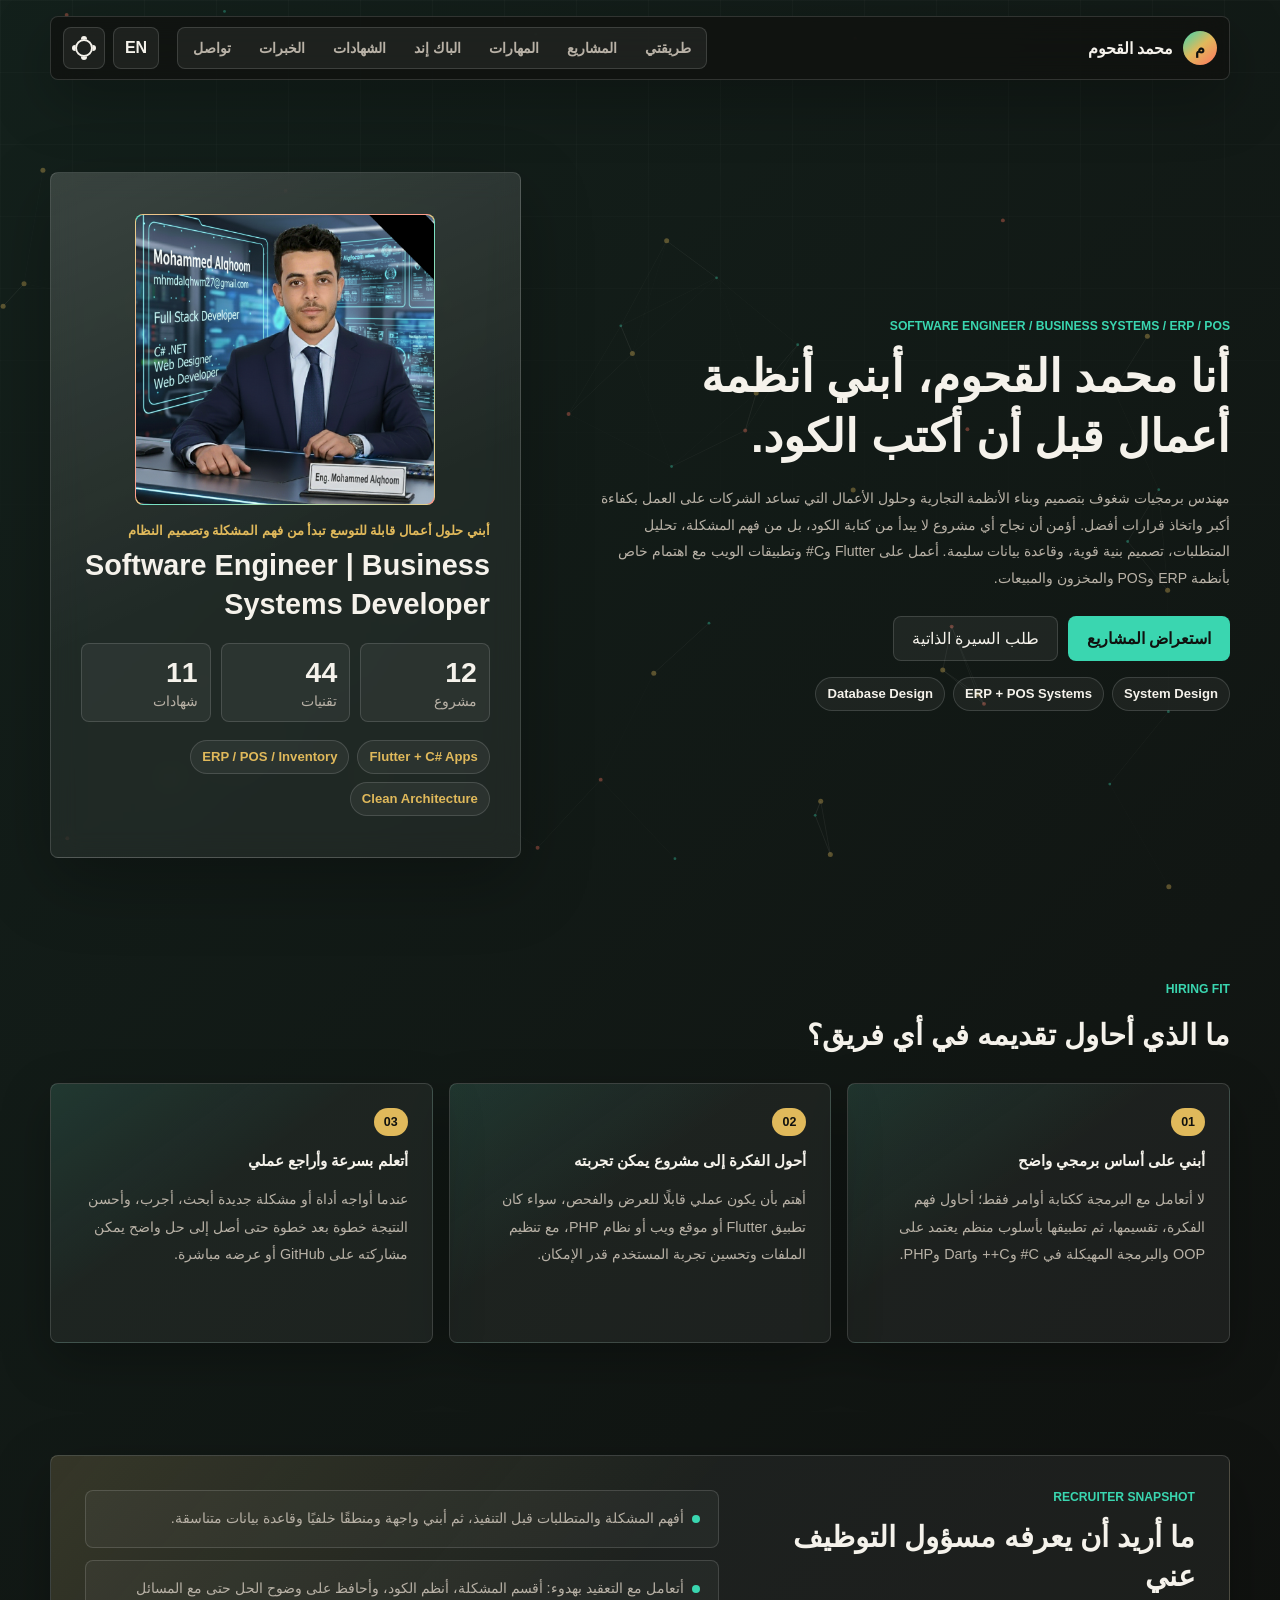
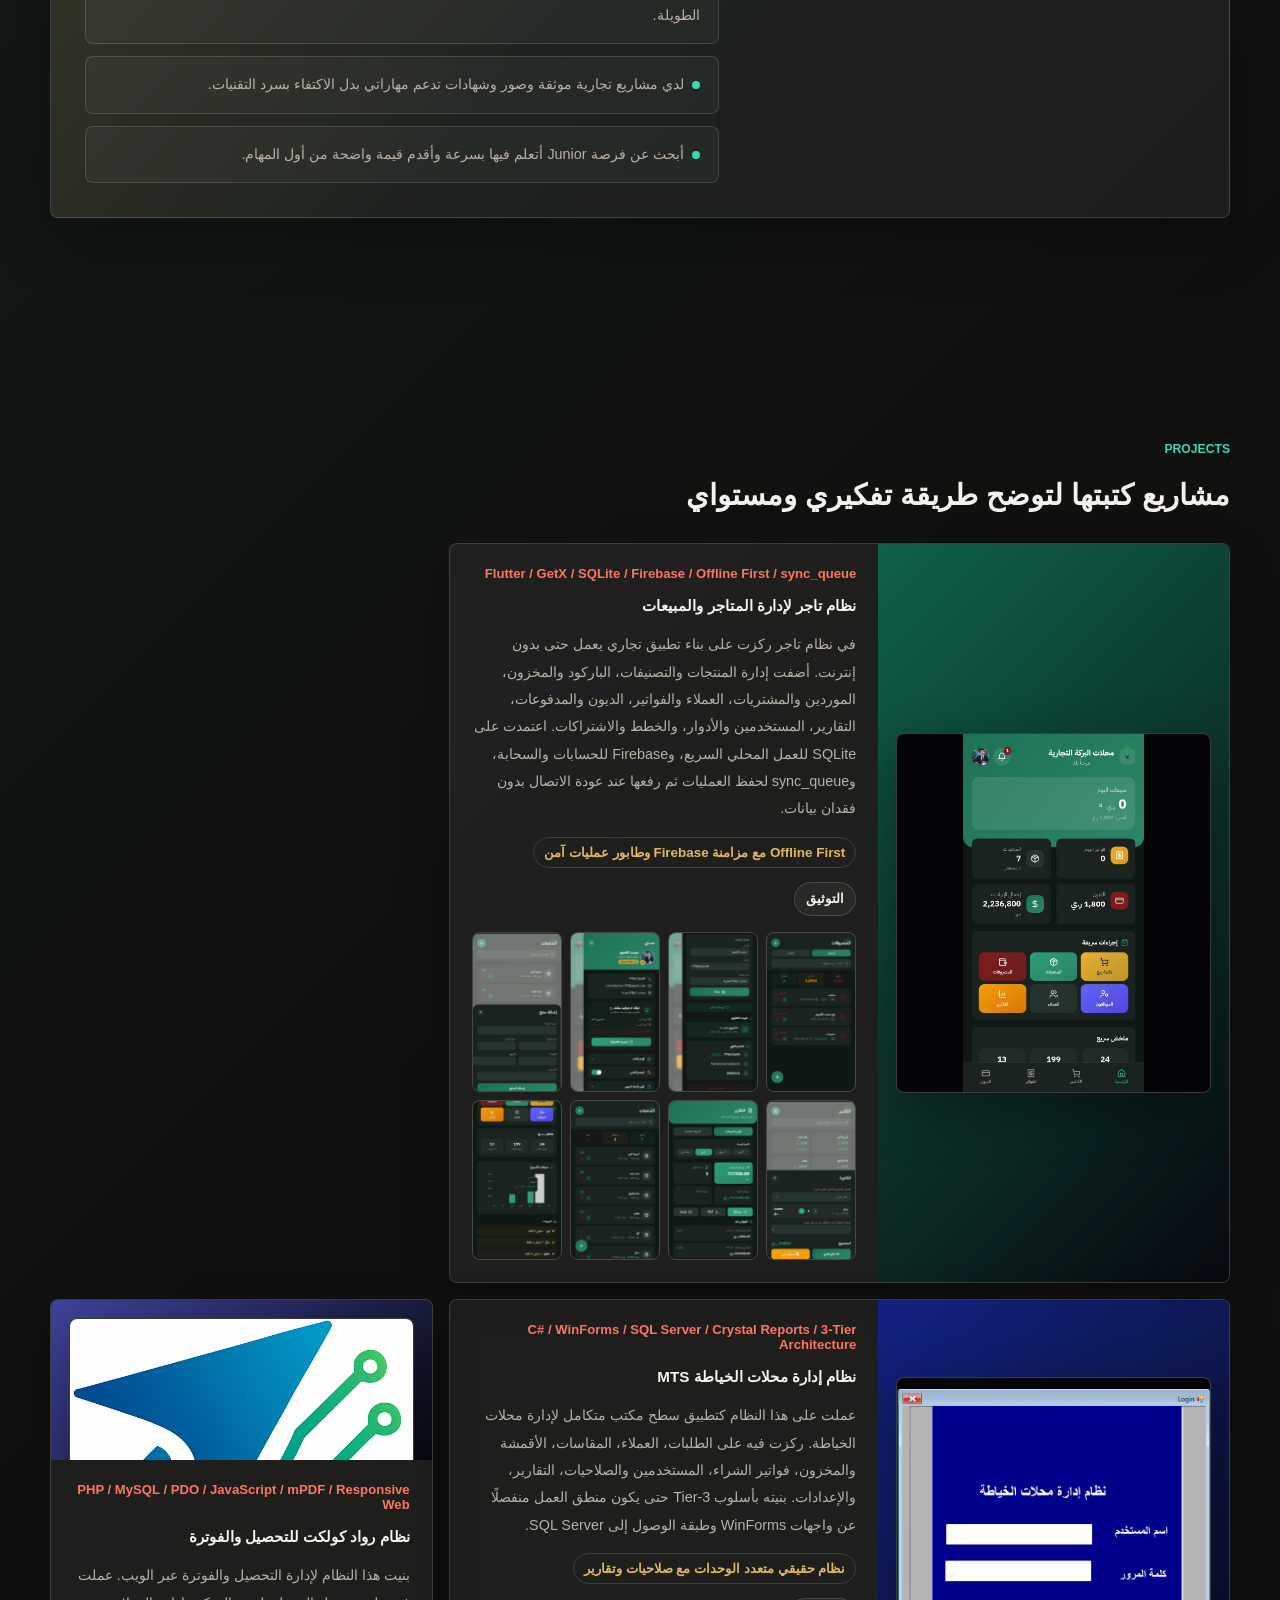
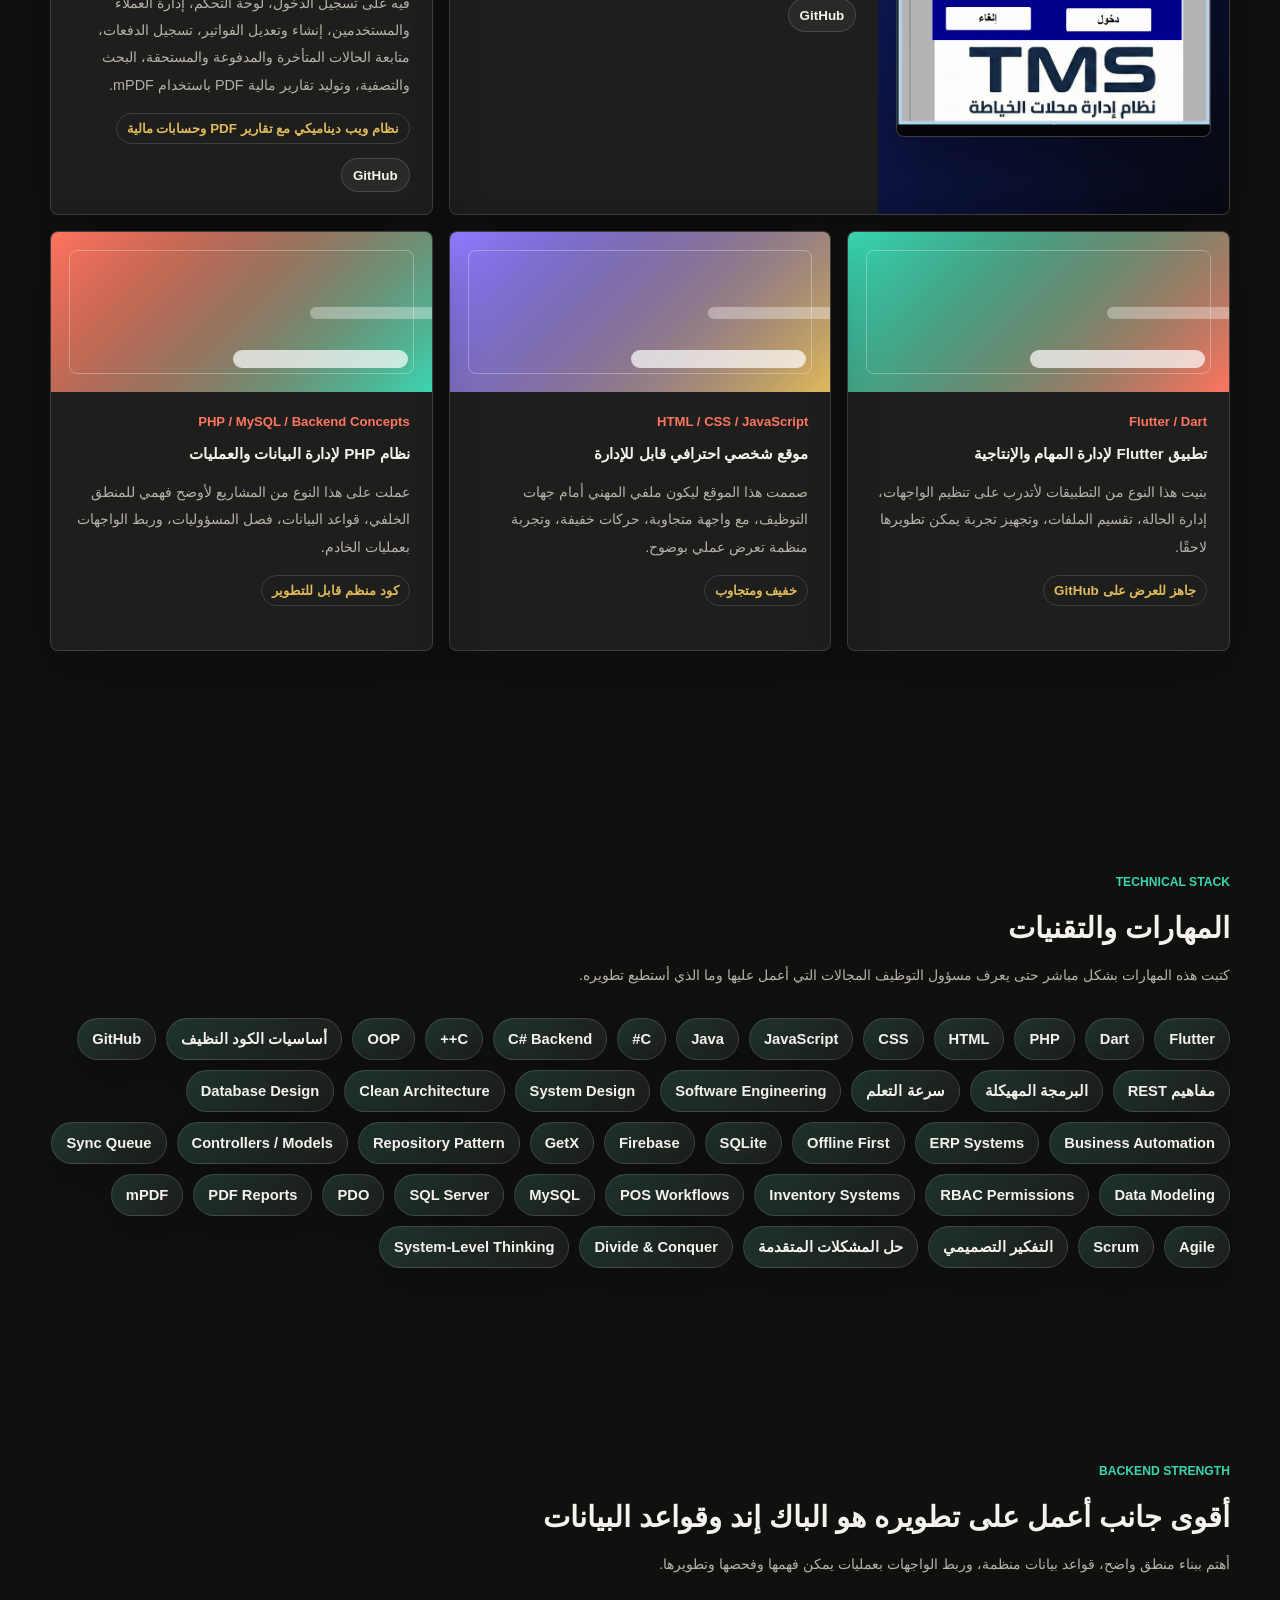
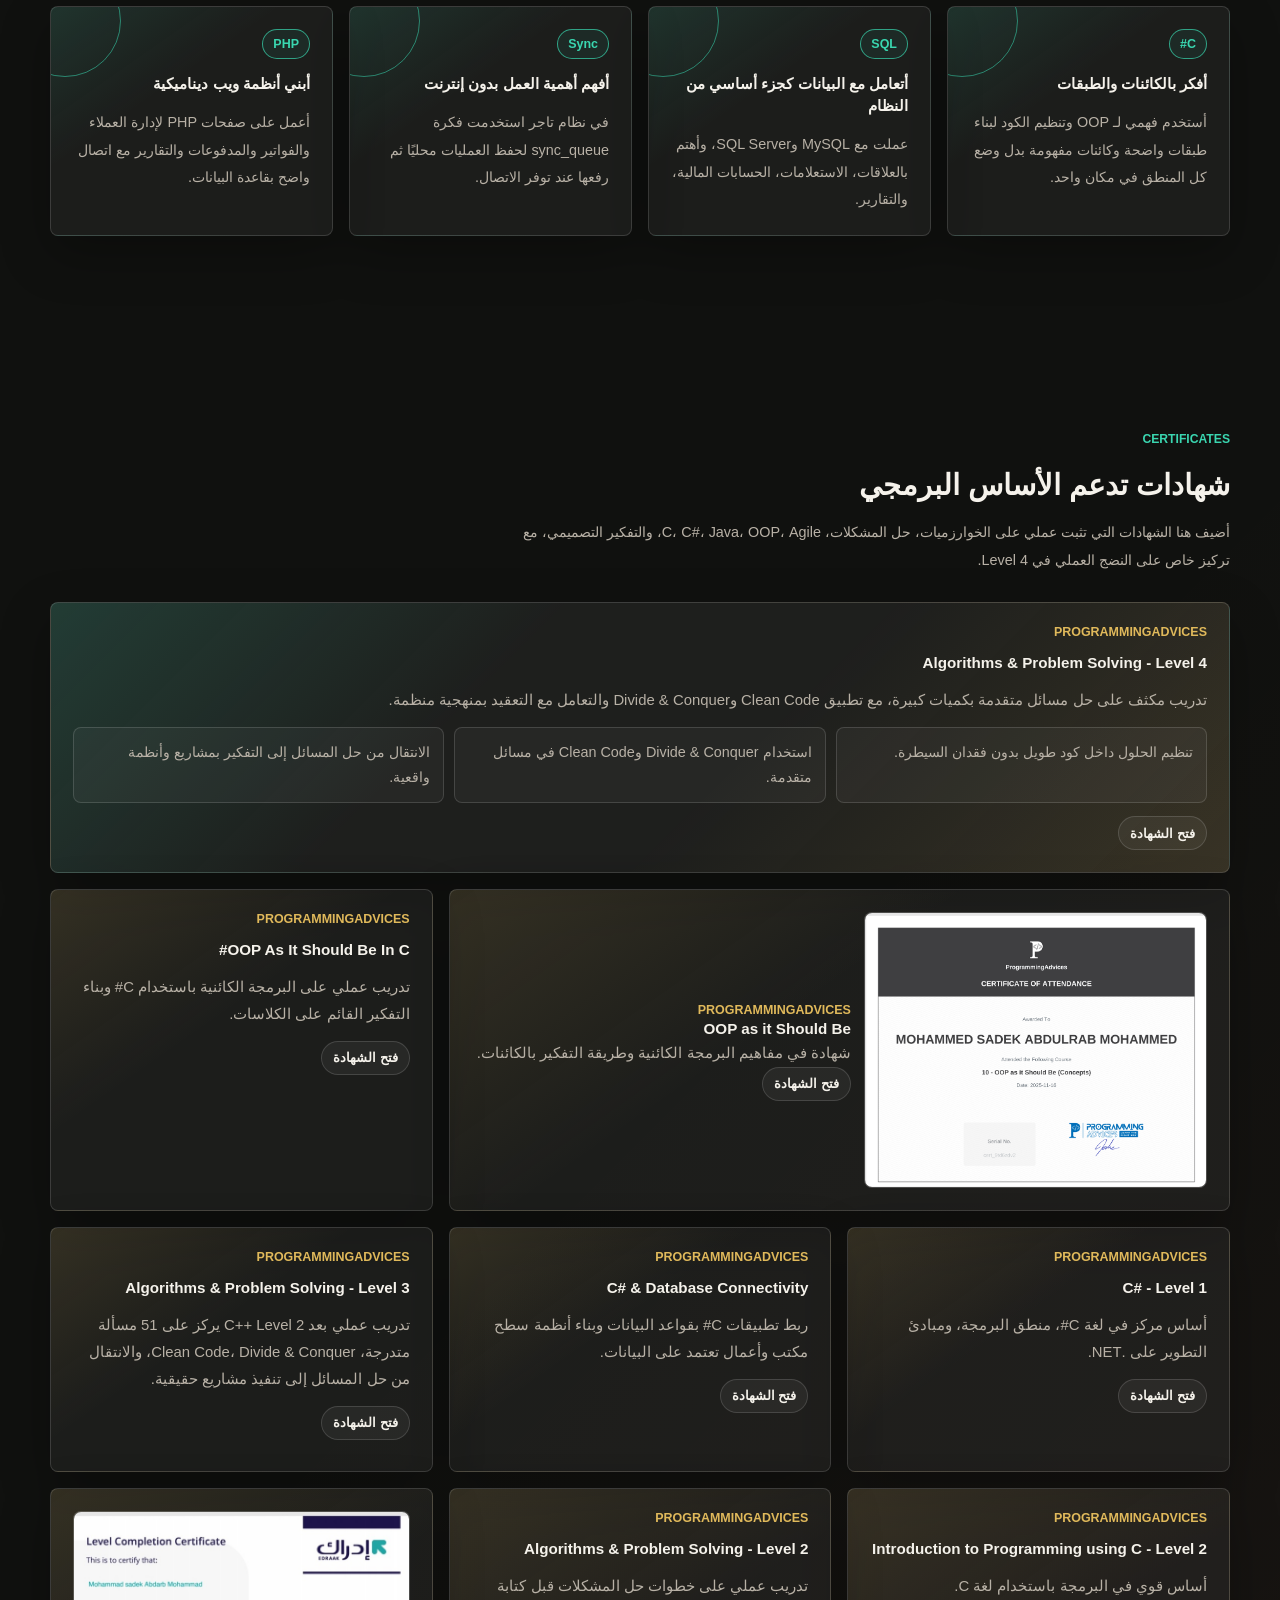
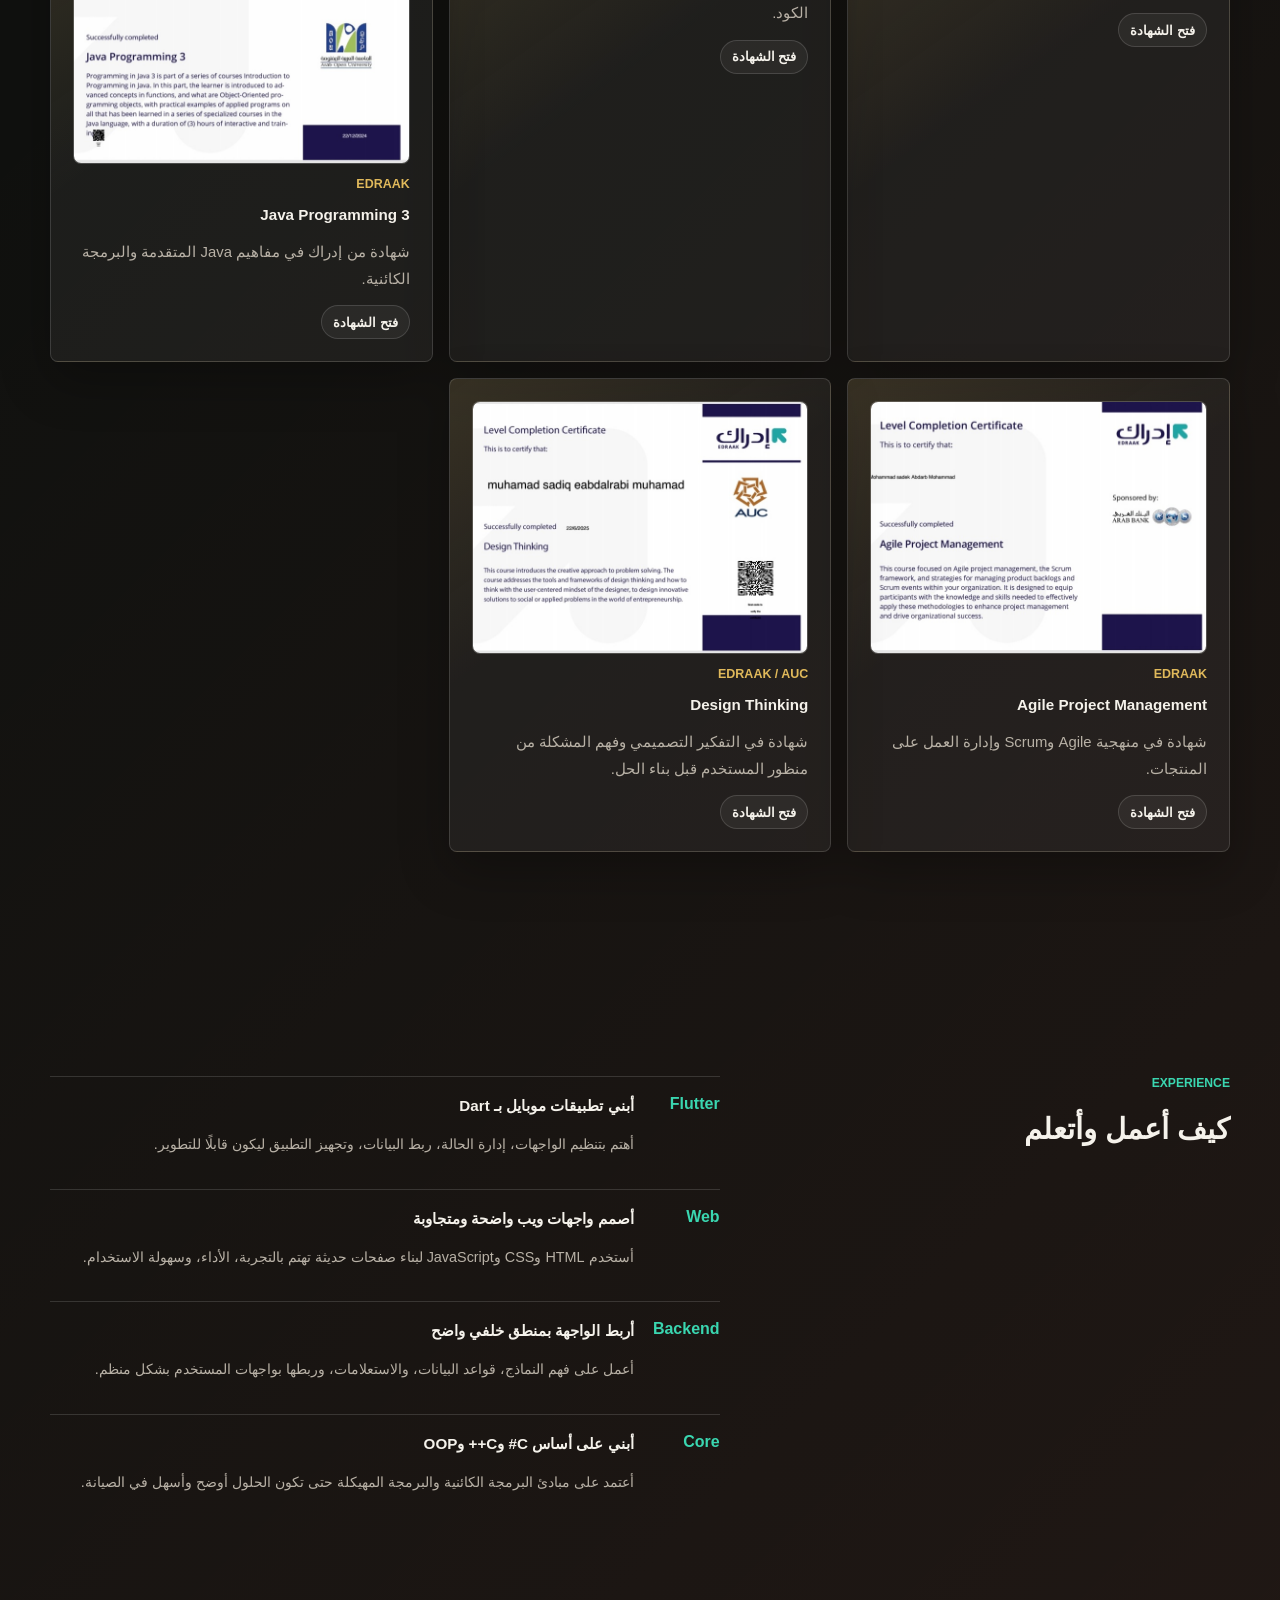
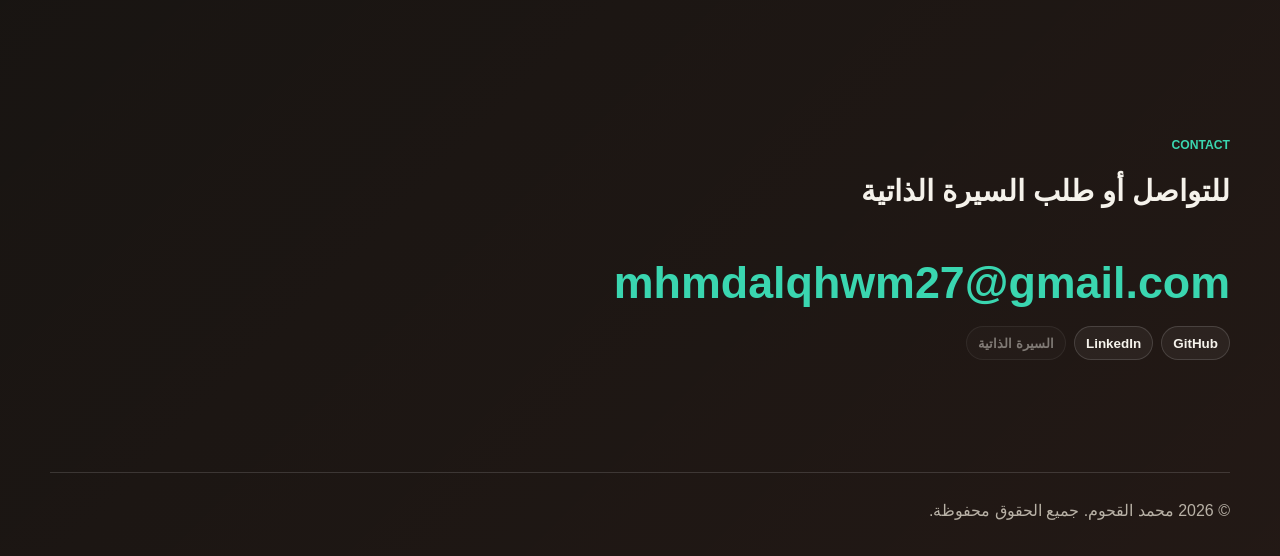
<file: index.html>
<!doctype html>
<html lang="ar" dir="rtl">
  <head>
    <meta charset="UTF-8" />
    <meta name="viewport" content="width=device-width, initial-scale=1.0" />
    <meta
      name="description"
      content="Portfolio of Mohammed Alqahom, a junior full stack developer focused on C# .NET, web development, Flutter, backend systems, SQL Server, PHP, and practical software projects."
    />
    <title>محمد القحوم | Software Developer</title>
    <link rel="stylesheet" href="styles.css" />
  </head>
  <body>
    <canvas id="heroCanvas" aria-hidden="true"></canvas>

    <header class="topbar">
      <a class="brand" href="#home" aria-label="Home">
        <span class="brand-mark">م</span>
        <span data-field="name">محمد القحوم</span>
      </a>
      <nav class="nav" aria-label="Main navigation">
        <a href="#fit" data-i18n="nav.fit">طريقتي</a>
        <a href="#work" data-i18n="nav.work">المشاريع</a>
        <a href="#skills" data-i18n="nav.skills">المهارات</a>
        <a href="#backend" data-i18n="nav.backend">الباك إند</a>
        <a href="#certificates" data-i18n="nav.certificates">الشهادات</a>
        <a href="#about" data-i18n="nav.about">الخبرات</a>
        <a href="#contact" data-i18n="nav.contact">تواصل</a>
      </nav>
      <div class="top-actions">
        <button class="language-toggle" id="langToggle" type="button" aria-label="Switch language">EN</button>
        <button class="icon-button" id="themeToggle" type="button" aria-label="Toggle theme">
          <span class="sun-icon"></span>
        </button>
      </div>
    </header>

    <main>
      <section class="hero" id="home">
        <div class="hero-copy reveal">
          <p class="eyebrow">Software Engineer / Business Systems / ERP / POS</p>
          <h1 data-field="headline">أنا محمد القحوم، أبني أنظمة أعمال قبل أن أكتب الكود.</h1>
          <p class="hero-text" data-field="bio">
            مهندس برمجيات شغوف بتصميم وبناء الأنظمة التجارية وحلول الأعمال التي تساعد الشركات على العمل بكفاءة أكبر واتخاذ قرارات أفضل. أؤمن أن نجاح أي مشروع لا يبدأ من كتابة الكود، بل من فهم المشكلة، تحليل المتطلبات، تصميم بنية قوية، وقاعدة بيانات سليمة.
          </p>
          <div class="hero-actions">
            <a class="primary-action" href="#work" data-i18n="hero.projects">استعراض المشاريع</a>
            <a class="ghost-action" href="#contact" data-i18n="hero.cv">طلب السيرة الذاتية</a>
          </div>
          <div class="credential-strip" aria-label="Highlights">
            <span>System Design</span>
            <span>ERP + POS Systems</span>
            <span>Database Design</span>
          </div>
        </div>

        <aside class="profile-panel reveal" aria-label="Profile summary">
          <div class="portrait" id="portrait" role="img" aria-label="Profile photo">
            <span>مق</span>
          </div>
          <div>
            <p class="panel-kicker" data-field="availability">أبني حلول أعمال قابلة للتوسع تبدأ من فهم المشكلة وتصميم النظام</p>
            <h2 data-field="role">Software Engineer | Business Systems Developer</h2>
          </div>
          <dl class="quick-stats">
            <div>
              <dt data-stat="projects">12</dt>
              <dd data-i18n="stats.projects">مشروع</dd>
            </div>
            <div>
              <dt data-stat="technologies">12</dt>
              <dd data-i18n="stats.tech">تقنيات</dd>
            </div>
            <div>
              <dt data-stat="certificates">11</dt>
              <dd data-i18n="stats.certificates">شهادات</dd>
            </div>
          </dl>
          <div class="role-tags" aria-label="Suitable roles">
            <span>Flutter + C# Apps</span>
            <span>ERP / POS / Inventory</span>
            <span>Clean Architecture</span>
          </div>
        </aside>
      </section>

      <section class="section fit-section" id="fit">
        <div class="section-heading reveal">
          <p class="eyebrow">Hiring Fit</p>
          <h2 data-i18n="fit.title">ما الذي أحاول تقديمه في أي فريق؟</h2>
        </div>
        <div class="hire-grid reveal">
          <article class="hire-card">
            <span>01</span>
            <h3 data-i18n="fit.card1.title">أبني على أساس برمجي واضح</h3>
            <p data-i18n="fit.card1.text">لا أتعامل مع البرمجة ككتابة أوامر فقط؛ أحاول فهم الفكرة، تقسيمها، ثم تطبيقها بأسلوب منظم يعتمد على OOP والبرمجة المهيكلة.</p>
          </article>
          <article class="hire-card">
            <span>02</span>
            <h3 data-i18n="fit.card2.title">أحول الفكرة إلى مشروع يمكن تجربته</h3>
            <p data-i18n="fit.card2.text">أهتم بأن يكون عملي قابلًا للعرض والفحص، سواء كان تطبيق Flutter أو موقع ويب أو نظام PHP، مع تنظيم الملفات وتحسين تجربة المستخدم قدر الإمكان.</p>
          </article>
          <article class="hire-card">
            <span>03</span>
            <h3 data-i18n="fit.card3.title">أتعلم بسرعة وأراجع عملي</h3>
            <p data-i18n="fit.card3.text">عندما أواجه أداة أو مشكلة جديدة أبحث، أجرب، وأحسن النتيجة خطوة بعد خطوة حتى أصل إلى حل واضح يمكن مشاركته أو عرضه مباشرة.</p>
          </article>
        </div>
      </section>

      <section class="section recruiter-section">
        <div class="application-panel reveal">
          <div>
            <p class="eyebrow">Recruiter Snapshot</p>
            <h2 data-i18n="snapshot.title">ما أريد أن يعرفه مسؤول التوظيف عني</h2>
          </div>
          <ul class="proof-list">
            <li data-i18n="snapshot.item1">أفهم المشكلة والمتطلبات قبل التنفيذ، ثم أبني واجهة ومنطقًا خلفيًا وقاعدة بيانات متناسقة.</li>
            <li data-i18n="snapshot.item2">أتعامل مع التعقيد بهدوء: أقسم المشكلة، أنظم الكود، وأحافظ على وضوح الحل حتى مع المسائل الطويلة.</li>
            <li data-i18n="snapshot.item3">لدي مشاريع تجارية موثقة وصور وشهادات تدعم مهاراتي بدل الاكتفاء بسرد التقنيات.</li>
            <li data-i18n="snapshot.item4">أبحث عن فرصة Junior أتعلم فيها بسرعة وأقدم قيمة واضحة من أول المهام.</li>
          </ul>
        </div>
      </section>

      <section class="section" id="work">
        <div class="section-heading reveal">
          <p class="eyebrow">Projects</p>
          <h2 data-i18n="work.title">مشاريع كتبتها لتوضح طريقة تفكيري ومستواي</h2>
        </div>
        <div class="project-grid" id="projectGrid"></div>
      </section>

      <section class="section skills-section" id="skills">
        <div class="section-heading reveal">
          <p class="eyebrow">Technical Stack</p>
          <h2 data-i18n="skills.title">المهارات والتقنيات</h2>
          <p class="section-note" data-i18n="skills.note">كتبت هذه المهارات بشكل مباشر حتى يعرف مسؤول التوظيف المجالات التي أعمل عليها وما الذي أستطيع تطويره.</p>
        </div>
        <div class="skills-grid reveal" id="skillsGrid"></div>
      </section>

      <section class="section backend-section" id="backend">
        <div class="section-heading reveal">
          <p class="eyebrow">Backend Strength</p>
          <h2 data-i18n="backend.title">أقوى جانب أعمل على تطويره هو الباك إند وقواعد البيانات</h2>
          <p class="section-note" data-i18n="backend.note">
            أهتم ببناء منطق واضح، قواعد بيانات منظمة، وربط الواجهات بعمليات يمكن فهمها وفحصها وتطويرها.
          </p>
        </div>
        <div class="backend-grid reveal">
          <article>
            <span>C#</span>
            <h3 data-i18n="backend.card1.title">أفكر بالكائنات والطبقات</h3>
            <p data-i18n="backend.card1.text">أستخدم فهمي لـ OOP وتنظيم الكود لبناء طبقات واضحة وكائنات مفهومة بدل وضع كل المنطق في مكان واحد.</p>
          </article>
          <article>
            <span>SQL</span>
            <h3 data-i18n="backend.card2.title">أتعامل مع البيانات كجزء أساسي من النظام</h3>
            <p data-i18n="backend.card2.text">عملت مع MySQL وSQL Server، وأهتم بالعلاقات، الاستعلامات، الحسابات المالية، والتقارير.</p>
          </article>
          <article>
            <span>Sync</span>
            <h3 data-i18n="backend.card3.title">أفهم أهمية العمل بدون إنترنت</h3>
            <p data-i18n="backend.card3.text">في نظام تاجر استخدمت فكرة sync_queue لحفظ العمليات محليًا ثم رفعها عند توفر الاتصال.</p>
          </article>
          <article>
            <span>PHP</span>
            <h3 data-i18n="backend.card4.title">أبني أنظمة ويب ديناميكية</h3>
            <p data-i18n="backend.card4.text">أعمل على صفحات PHP لإدارة العملاء والفواتير والمدفوعات والتقارير مع اتصال واضح بقاعدة البيانات.</p>
          </article>
        </div>
      </section>

      <section class="section certificates-section" id="certificates">
        <div class="section-heading reveal">
          <p class="eyebrow">Certificates</p>
          <h2 data-i18n="certificates.title">شهادات تدعم الأساس البرمجي</h2>
          <p class="section-note" data-i18n="certificates.note">أضيف هنا الشهادات التي تثبت عملي على الخوارزميات، حل المشكلات، C، Java، OOP، Agile، والتفكير التصميمي، مع تركيز خاص على النضج العملي في Level 4.</p>
        </div>
        <div class="certificates-grid reveal">
          <article class="certificate-card certificate-proof">
            <span>ProgrammingAdvices</span>
            <h3 data-i18n="certificates.card8.title">Algorithms & Problem Solving - Level 4</h3>
            <p data-i18n="certificates.card8.text">تدريب مكثف على حل مسائل متقدمة بكميات كبيرة، مع تطبيق Clean Code وDivide & Conquer والتعامل مع التعقيد بمنهجية منظمة.</p>
            <ul>
              <li data-i18n="certificates.card8.outcome1">تنظيم الحلول داخل كود طويل بدون فقدان السيطرة.</li>
              <li data-i18n="certificates.card8.outcome2">استخدام Divide & Conquer وClean Code في مسائل متقدمة.</li>
              <li data-i18n="certificates.card8.outcome3">الانتقال من حل المسائل إلى التفكير بمشاريع وأنظمة واقعية.</li>
            </ul>
            <a href="assets/certificate-algorithms-level-4.pdf" target="_blank" rel="noreferrer" data-i18n="certificates.open">فتح الشهادة</a>
          </article>
          <article class="certificate-card certificate-featured">
            <img src="assets/certificate-oop.png" alt="OOP as it Should Be certificate" loading="lazy" />
            <div>
              <span>ProgrammingAdvices</span>
              <h3 data-i18n="certificates.card4.title">OOP as it Should Be</h3>
              <p data-i18n="certificates.card4.text">شهادة في مفاهيم البرمجة الكائنية وطريقة التفكير بالكائنات.</p>
              <a href="assets/certificate-oop.png" target="_blank" rel="noreferrer" data-i18n="certificates.open">فتح الشهادة</a>
            </div>
          </article>
          <article class="certificate-card">
            <span>ProgrammingAdvices</span>
            <h3 data-i18n="certificates.card9.title">OOP As It Should Be In C#</h3>
            <p data-i18n="certificates.card9.text">Practical object-oriented programming with C# and class-based system thinking.</p>
            <a href="assets/certificate-oop-csharp.pdf" target="_blank" rel="noreferrer" data-i18n="certificates.open">فتح الشهادة</a>
          </article>
          <article class="certificate-card">
            <span>ProgrammingAdvices</span>
            <h3 data-i18n="certificates.card10.title">C# - Level 1</h3>
            <p data-i18n="certificates.card10.text">A focused foundation in C# syntax, programming logic, and .NET development basics.</p>
            <a href="assets/certificate-csharp-level-1.pdf" target="_blank" rel="noreferrer" data-i18n="certificates.open">فتح الشهادة</a>
          </article>
          <article class="certificate-card">
            <span>ProgrammingAdvices</span>
            <h3 data-i18n="certificates.card11.title">C# & Database Connectivity</h3>
            <p data-i18n="certificates.card11.text">Connecting C# applications with databases and building data-driven desktop/business systems.</p>
            <a href="assets/certificate-csharp-database-connectivity.pdf" target="_blank" rel="noreferrer" data-i18n="certificates.open">فتح الشهادة</a>
          </article>
          <article class="certificate-card">
            <span>ProgrammingAdvices</span>
            <h3 data-i18n="certificates.card1.title">Algorithms & Problem Solving - Level 3</h3>
            <p data-i18n="certificates.card1.text">تدريب عملي بعد C++ Level 2 يركز على 51 مسألة متدرجة، Clean Code، Divide & Conquer، والانتقال من حل المسائل إلى تنفيذ مشاريع حقيقية.</p>
            <a href="assets/certificate-algorithms-level-3.pdf" target="_blank" rel="noreferrer" data-i18n="certificates.open">فتح الشهادة</a>
          </article>
          <article class="certificate-card">
            <span>ProgrammingAdvices</span>
            <h3 data-i18n="certificates.card2.title">Introduction to Programming using C - Level 2</h3>
            <p data-i18n="certificates.card2.text">أساس قوي في البرمجة باستخدام لغة C.</p>
            <a href="assets/certificate-c-level-2.pdf" target="_blank" rel="noreferrer" data-i18n="certificates.open">فتح الشهادة</a>
          </article>
          <article class="certificate-card">
            <span>ProgrammingAdvices</span>
            <h3 data-i18n="certificates.card3.title">Algorithms & Problem Solving - Level 2</h3>
            <p data-i18n="certificates.card3.text">تدريب عملي على خطوات حل المشكلات قبل كتابة الكود.</p>
            <a href="assets/certificate-algorithms-level-2.pdf" target="_blank" rel="noreferrer" data-i18n="certificates.open">فتح الشهادة</a>
          </article>
          <article class="certificate-card certificate-image-card">
            <img src="assets/certificate-java-programming-3.jpg" alt="Java Programming 3 Edraak certificate" loading="lazy" />
            <div>
              <span>Edraak</span>
              <h3 data-i18n="certificates.card5.title">Java Programming 3</h3>
              <p data-i18n="certificates.card5.text">شهادة من إدراك في مفاهيم Java المتقدمة والبرمجة الكائنية.</p>
              <a href="assets/certificate-java-programming-3.jpg" target="_blank" rel="noreferrer" data-i18n="certificates.open">فتح الشهادة</a>
            </div>
          </article>
          <article class="certificate-card certificate-image-card">
            <img src="assets/certificate-agile-project-management.jpg" alt="Agile Project Management Edraak certificate" loading="lazy" />
            <div>
              <span>Edraak</span>
              <h3 data-i18n="certificates.card6.title">Agile Project Management</h3>
              <p data-i18n="certificates.card6.text">شهادة في منهجية Agile وScrum وإدارة العمل على المنتجات.</p>
              <a href="assets/certificate-agile-project-management.jpg" target="_blank" rel="noreferrer" data-i18n="certificates.open">فتح الشهادة</a>
            </div>
          </article>
          <article class="certificate-card certificate-image-card">
            <img src="assets/certificate-design-thinking.jpg" alt="Design Thinking Edraak certificate" loading="lazy" />
            <div>
              <span>Edraak / AUC</span>
              <h3 data-i18n="certificates.card7.title">Design Thinking</h3>
              <p data-i18n="certificates.card7.text">شهادة في التفكير التصميمي وفهم المشكلة من منظور المستخدم قبل بناء الحل.</p>
              <a href="assets/certificate-design-thinking.jpg" target="_blank" rel="noreferrer" data-i18n="certificates.open">فتح الشهادة</a>
            </div>
          </article>
        </div>
      </section>

      <section class="section split" id="about">
        <div class="section-heading reveal">
          <p class="eyebrow">Experience</p>
          <h2 data-i18n="about.title">كيف أعمل وأتعلم</h2>
        </div>
        <div class="timeline reveal">
          <article>
            <span>Flutter</span>
            <h3 data-i18n="about.flutter.title">أبني تطبيقات موبايل بـ Dart</h3>
            <p data-i18n="about.flutter.text">أهتم بتنظيم الواجهات، إدارة الحالة، ربط البيانات، وتجهيز التطبيق ليكون قابلًا للتطوير.</p>
          </article>
          <article>
            <span>Web</span>
            <h3 data-i18n="about.web.title">أصمم واجهات ويب واضحة ومتجاوبة</h3>
            <p data-i18n="about.web.text">أستخدم HTML وCSS وJavaScript لبناء صفحات حديثة تهتم بالتجربة، الأداء، وسهولة الاستخدام.</p>
          </article>
          <article>
            <span>Backend</span>
            <h3 data-i18n="about.backend.title">أربط الواجهة بمنطق خلفي واضح</h3>
            <p data-i18n="about.backend.text">أعمل على فهم النماذج، قواعد البيانات، والاستعلامات، وربطها بواجهات المستخدم بشكل منظم.</p>
          </article>
          <article>
            <span>Core</span>
            <h3 data-i18n="about.core.title">أبني على أساس C# وC++ وOOP</h3>
            <p data-i18n="about.core.text">أعتمد على مبادئ البرمجة الكائنية والبرمجة المهيكلة حتى تكون الحلول أوضح وأسهل في الصيانة.</p>
          </article>
        </div>
      </section>

      <section class="section contact" id="contact">
        <div class="section-heading reveal">
          <p class="eyebrow">Contact</p>
          <h2 data-i18n="contact.title">للتواصل أو طلب السيرة الذاتية</h2>
        </div>
        <div class="contact-stack reveal">
          <a class="contact-link" data-field="emailLink" href="mailto:mhmdalqhwm27@gmail.com">mhmdalqhwm27@gmail.com</a>
          <div class="social-row">
            <a data-field="githubLink" href="#" target="_blank" rel="noreferrer">GitHub</a>
            <a data-field="linkedinLink" href="#" target="_blank" rel="noreferrer">LinkedIn</a>
            <a data-field="cvLink" href="#" target="_blank" rel="noreferrer" data-i18n="contact.cv">السيرة الذاتية</a>
          </div>
        </div>
      </section>
    </main>

    <footer class="footer">
      <p>© <span id="year"></span> <span data-field="name">محمد القحوم</span>. <span data-i18n="footer.rights">جميع الحقوق محفوظة.</span></p>
    </footer>

    <script src="app.js"></script>
  </body>
</html>
</file>
<file: styles.css>
:root {
  color-scheme: dark;
  --bg: #10110f;
  --bg-soft: rgba(255, 255, 255, 0.06);
  --text: #f5f2eb;
  --muted: #b8b1a6;
  --line: rgba(255, 255, 255, 0.14);
  --teal: #3ad6b0;
  --coral: #ff755f;
  --gold: #e0b95b;
  --violet: #8f7cff;
  --shadow: rgba(0, 0, 0, 0.28);
  --radius: 8px;
  font-family:
    "Segoe UI",
    Tahoma,
    Arial,
    sans-serif;
}

html[lang="ar"] {
  font-family:
    Tahoma,
    "Segoe UI",
    Arial,
    sans-serif;
}

:root.light {
  color-scheme: light;
  --bg: #f7f4ee;
  --bg-soft: rgba(16, 17, 15, 0.06);
  --text: #171714;
  --muted: #5d574d;
  --line: rgba(16, 17, 15, 0.16);
  --shadow: rgba(48, 42, 31, 0.14);
}

* {
  box-sizing: border-box;
}

html {
  scroll-behavior: smooth;
}

body {
  min-height: 100vh;
  margin: 0;
  background:
    linear-gradient(135deg, rgba(58, 214, 176, 0.08), transparent 32%),
    linear-gradient(315deg, rgba(255, 117, 95, 0.08), transparent 34%),
    var(--bg);
  color: var(--text);
  overflow-x: hidden;
  font-size: 16px;
}

a {
  color: inherit;
  text-decoration: none;
}

button,
input,
textarea {
  font: inherit;
}

#heroCanvas {
  position: fixed;
  inset: 0;
  z-index: -2;
  width: 100%;
  height: 100%;
  opacity: 0.48;
}

body::before {
  content: "";
  position: fixed;
  inset: 0;
  z-index: -1;
  pointer-events: none;
  background-image:
    linear-gradient(var(--line) 1px, transparent 1px),
    linear-gradient(90deg, var(--line) 1px, transparent 1px);
  background-size: 72px 72px;
  mask-image: linear-gradient(to bottom, black, transparent 82%);
  opacity: 0.18;
}

.topbar {
  position: sticky;
  top: 0;
  z-index: 10;
  display: grid;
  grid-template-columns: minmax(160px, 1fr) auto auto;
  gap: 18px;
  align-items: center;
  width: min(1180px, calc(100% - 32px));
  margin: 16px auto 0;
  padding: 10px 12px;
  border: 1px solid var(--line);
  border-radius: var(--radius);
  background: color-mix(in srgb, var(--bg) 78%, transparent);
  box-shadow: 0 20px 60px var(--shadow);
  backdrop-filter: blur(18px);
}

.brand {
  display: inline-flex;
  gap: 10px;
  align-items: center;
  min-width: 0;
  font-weight: 800;
  white-space: nowrap;
}

.brand-mark,
.portrait {
  display: grid;
  place-items: center;
  color: #10110f;
  background:
    linear-gradient(140deg, var(--teal), var(--gold) 48%, var(--coral)),
    var(--teal);
}

.brand-mark {
  width: 34px;
  height: 34px;
  border-radius: 50%;
  font-weight: 900;
}

.nav {
  display: flex;
  gap: 4px;
  align-items: center;
  padding: 3px;
  border: 1px solid var(--line);
  border-radius: var(--radius);
  background: var(--bg-soft);
}

.nav a {
  padding: 9px 12px;
  border-radius: 6px;
  color: var(--muted);
  font-size: 0.9rem;
  font-weight: 700;
  transition:
    color 180ms ease,
    background 180ms ease;
}

.nav a:hover,
.nav a:focus-visible {
  color: var(--text);
  background: var(--bg-soft);
}

.icon-button {
  display: grid;
  place-items: center;
  width: 42px;
  height: 42px;
  border: 1px solid var(--line);
  border-radius: var(--radius);
  color: var(--text);
  background: var(--bg-soft);
  cursor: pointer;
}

.top-actions {
  display: flex;
  gap: 8px;
  align-items: center;
}

.language-toggle {
  display: inline-flex;
  align-items: center;
  justify-content: center;
  min-width: 46px;
  height: 42px;
  border: 1px solid var(--line);
  border-radius: var(--radius);
  color: var(--text);
  background: var(--bg-soft);
  cursor: pointer;
  font-weight: 900;
}

.sun-icon {
  width: 18px;
  height: 18px;
  border: 2px solid currentColor;
  border-radius: 50%;
  box-shadow:
    0 -9px 0 -6px currentColor,
    0 9px 0 -6px currentColor,
    9px 0 0 -6px currentColor,
    -9px 0 0 -6px currentColor;
}

.sliders-icon,
.sliders-icon::before,
.sliders-icon::after {
  display: block;
  width: 18px;
  height: 2px;
  border-radius: 999px;
  background: currentColor;
}

.sliders-icon {
  position: relative;
}

.sliders-icon::before,
.sliders-icon::after {
  content: "";
  position: absolute;
  inset-inline-start: 0;
}

.sliders-icon::before {
  top: -6px;
  width: 12px;
}

.sliders-icon::after {
  top: 6px;
  width: 15px;
}

.hero {
  display: grid;
  grid-template-columns: minmax(0, 1.15fr) minmax(320px, 0.85fr);
  gap: clamp(24px, 6vw, 72px);
  align-items: center;
  width: min(1180px, calc(100% - 32px));
  min-height: calc(100svh - 78px);
  margin: 0 auto;
  padding: clamp(52px, 8vw, 92px) 0 44px;
}

.hero-copy {
  max-width: 780px;
}

.eyebrow {
  margin: 0 0 14px;
  color: var(--teal);
  font-size: 0.76rem;
  font-weight: 800;
  letter-spacing: 0;
  text-transform: uppercase;
}

h1,
h2,
h3,
p {
  overflow-wrap: anywhere;
}

h1 {
  margin: 0;
  font-size: clamp(2.25rem, 6vw, 5.2rem);
  line-height: 1.03;
  letter-spacing: 0;
}

h2 {
  margin: 0;
  font-size: clamp(1.65rem, 3.4vw, 2.85rem);
  line-height: 1.16;
  letter-spacing: 0;
}

h3 {
  margin: 0;
  font-size: 1.02rem;
  line-height: 1.45;
}

html[lang="ar"] h1 {
  font-size: clamp(1.58rem, 3.55vw, 3.05rem);
  line-height: 1.32;
  font-weight: 850;
}

html[lang="ar"] h2 {
  font-size: clamp(1.22rem, 2.25vw, 1.92rem);
  line-height: 1.36;
  font-weight: 820;
}

html[lang="ar"] h3 {
  font-size: 0.95rem;
  font-weight: 800;
}

.hero-text {
  max-width: 690px;
  margin: 18px 0 0;
  color: var(--muted);
  font-size: clamp(0.98rem, 1.6vw, 1.16rem);
  line-height: 1.85;
}

html[lang="ar"] .hero-text {
  font-size: clamp(0.88rem, 1.08vw, 0.98rem);
  line-height: 1.9;
}

.hero-actions,
.dashboard-tabs {
  display: flex;
  flex-wrap: wrap;
  gap: 10px;
  align-items: center;
}

.hero-actions {
  margin-top: 24px;
}

.credential-strip,
.role-tags {
  display: flex;
  flex-wrap: wrap;
  gap: 8px;
  align-items: center;
}

.credential-strip {
  margin-top: 16px;
}

.credential-strip span,
.role-tags span {
  display: inline-flex;
  min-height: 34px;
  align-items: center;
  padding: 7px 11px;
  border: 1px solid var(--line);
  border-radius: 999px;
  color: var(--text);
  background: rgba(255, 255, 255, 0.05);
  font-size: 0.82rem;
  font-weight: 850;
}

.role-tags span {
  color: var(--gold);
}

.primary-action,
.ghost-action,
.tab {
  min-height: 44px;
  border: 1px solid transparent;
  border-radius: var(--radius);
  cursor: pointer;
  transition:
    transform 180ms ease,
    border-color 180ms ease,
    background 180ms ease;
}

.primary-action {
  display: inline-flex;
  justify-content: center;
  align-items: center;
  padding: 12px 18px;
  color: #10110f;
  font-weight: 850;
  background: var(--teal);
}

.ghost-action {
  display: inline-flex;
  justify-content: center;
  align-items: center;
  padding: 12px 18px;
  color: var(--text);
  border-color: var(--line);
  background: var(--bg-soft);
}

.primary-action:hover,
.ghost-action:hover,
.tab:hover {
  transform: translateY(-2px);
}

.profile-panel {
  display: grid;
  gap: 18px;
  align-self: stretch;
  align-content: center;
  min-height: 390px;
  padding: clamp(20px, 3.5vw, 30px);
  border: 1px solid var(--line);
  border-radius: var(--radius);
  background:
    linear-gradient(155deg, rgba(255, 255, 255, 0.11), transparent 54%),
    var(--bg-soft);
  box-shadow: 0 24px 70px var(--shadow);
  backdrop-filter: blur(14px);
}

.portrait {
  width: min(100%, 300px);
  aspect-ratio: 1.08 / 1;
  justify-self: center;
  border: 1px solid rgba(255, 255, 255, 0.28);
  border-radius: var(--radius);
  font-size: clamp(2.6rem, 9vw, 5rem);
  font-weight: 950;
  box-shadow: inset 0 0 60px rgba(255, 255, 255, 0.25);
}

.portrait img {
  width: 100%;
  height: 100%;
  border-radius: inherit;
  object-fit: cover;
}

.panel-kicker {
  margin: 0 0 8px;
  color: var(--gold);
  font-size: 0.8rem;
  font-weight: 800;
}

.profile-panel h2 {
  font-size: clamp(1.05rem, 1.9vw, 1.42rem);
  line-height: 1.38;
}

.quick-stats {
  display: grid;
  grid-template-columns: repeat(3, minmax(0, 1fr));
  gap: 10px;
  margin: 0;
}

.quick-stats div {
  padding: 12px;
  border: 1px solid var(--line);
  border-radius: var(--radius);
  background: rgba(255, 255, 255, 0.05);
}

.quick-stats dt {
  font-size: clamp(1.28rem, 3vw, 1.78rem);
  font-weight: 900;
}

.quick-stats dd {
  margin: 4px 0 0;
  color: var(--muted);
  font-size: 0.88rem;
}

.section {
  width: min(1180px, calc(100% - 32px));
  margin: 0 auto;
  padding: clamp(64px, 9vw, 112px) 0;
}

.section-heading {
  display: grid;
  gap: 6px;
  margin-bottom: 28px;
}

.section-note {
  max-width: 720px;
  margin: 8px 0 0;
  color: var(--muted);
  font-size: 0.96rem;
  line-height: 1.8;
}

.fit-section {
  padding-top: clamp(36px, 7vw, 80px);
}

.hire-grid {
  display: grid;
  grid-template-columns: repeat(3, minmax(0, 1fr));
  gap: 16px;
}

.hire-card {
  display: grid;
  gap: 14px;
  align-content: start;
  min-height: 260px;
  padding: 24px;
  border: 1px solid var(--line);
  border-radius: var(--radius);
  background:
    linear-gradient(145deg, rgba(58, 214, 176, 0.1), transparent 42%),
    rgba(255, 255, 255, 0.05);
  box-shadow: 0 18px 50px var(--shadow);
}

.hire-card span {
  width: fit-content;
  padding: 7px 10px;
  border-radius: 999px;
  color: #10110f;
  background: var(--gold);
  font-size: 0.78rem;
  font-weight: 900;
}

.hire-card p {
  margin: 0;
  color: var(--muted);
  line-height: 1.8;
}

.recruiter-section {
  padding-top: 0;
}

.application-panel {
  display: grid;
  grid-template-columns: minmax(240px, 0.8fr) minmax(0, 1.2fr);
  gap: clamp(20px, 5vw, 54px);
  align-items: start;
  padding: clamp(22px, 5vw, 34px);
  border: 1px solid var(--line);
  border-radius: var(--radius);
  background:
    linear-gradient(130deg, rgba(224, 185, 91, 0.12), transparent 46%),
    rgba(255, 255, 255, 0.05);
  box-shadow: 0 20px 60px var(--shadow);
}

.proof-list {
  display: grid;
  gap: 12px;
  margin: 0;
  padding: 0;
  list-style: none;
}

.proof-list li {
  position: relative;
  padding: 14px 18px;
  border: 1px solid var(--line);
  border-radius: var(--radius);
  color: var(--muted);
  background: rgba(255, 255, 255, 0.04);
  line-height: 1.75;
}

.proof-list li::before {
  content: "";
  display: inline-block;
  width: 8px;
  height: 8px;
  margin-inline-end: 8px;
  border-radius: 50%;
  background: var(--teal);
}

.project-grid {
  display: grid;
  grid-template-columns: repeat(3, minmax(0, 1fr));
  gap: 16px;
}

.project-card {
  position: relative;
  display: grid;
  grid-template-rows: 160px auto;
  overflow: hidden;
  min-height: 420px;
  border: 1px solid var(--line);
  border-radius: var(--radius);
  background: var(--bg-soft);
  box-shadow: 0 18px 50px var(--shadow);
  transform: translateY(18px);
  opacity: 0;
  transition:
    opacity 500ms ease,
    transform 500ms ease,
    border-color 180ms ease;
}

.featured-project {
  grid-column: span 2;
  grid-template-columns: minmax(280px, 0.9fr) minmax(0, 1.1fr);
  grid-template-rows: auto;
  min-height: 430px;
}

.project-card.visible {
  transform: translateY(0);
  opacity: 1;
}

.project-card:hover {
  border-color: color-mix(in srgb, var(--teal), var(--line));
  transform: translateY(-4px);
}

.project-visual {
  position: relative;
  overflow: hidden;
  background:
    linear-gradient(135deg, var(--card-a), transparent),
    linear-gradient(315deg, var(--card-b), transparent),
    #191914;
}

.project-visual::before {
  content: "";
  position: absolute;
  inset: 18px;
  border: 1px solid rgba(255, 255, 255, 0.3);
  border-radius: var(--radius);
}

.project-visual.has-image {
  display: grid;
  place-items: center;
  padding: 18px;
  background:
    linear-gradient(135deg, color-mix(in srgb, var(--card-a), transparent 22%), transparent),
    #080910;
}

.project-visual.has-image::before,
.project-visual.has-image::after {
  display: none;
}

.project-image {
  width: 100%;
  height: 100%;
  max-height: 360px;
  border: 1px solid rgba(255, 255, 255, 0.22);
  border-radius: var(--radius);
  object-fit: contain;
  background: #050509;
  box-shadow: 0 18px 50px rgba(0, 0, 0, 0.34);
}

.project-visual::after {
  content: "";
  position: absolute;
  inset-inline-start: 24px;
  bottom: 24px;
  width: 46%;
  height: 18px;
  border-radius: 999px;
  background: rgba(255, 255, 255, 0.7);
  box-shadow: 74px -46px 0 -3px rgba(255, 255, 255, 0.34);
}

.project-body {
  display: grid;
  gap: 14px;
  align-content: start;
  padding: 22px;
}

.project-category {
  color: var(--coral);
  font-size: 0.82rem;
  font-weight: 850;
}

.project-body p {
  margin: 0;
  color: var(--muted);
  font-size: 0.95rem;
  line-height: 1.78;
}

html[lang="ar"] .project-body p,
html[lang="ar"] .hire-card p,
html[lang="ar"] .proof-list li,
html[lang="ar"] .timeline p,
html[lang="ar"] .backend-grid p,
html[lang="ar"] .section-note {
  font-size: 0.9rem;
  line-height: 1.9;
}

.project-links,
.social-row {
  display: flex;
  flex-wrap: wrap;
  gap: 8px;
  align-items: center;
}

.project-links a,
.social-row a,
.footer-admin {
  display: inline-flex;
  align-items: center;
  justify-content: center;
  min-height: 34px;
  padding: 7px 11px;
  border: 1px solid var(--line);
  border-radius: 999px;
  color: var(--text);
  background: rgba(255, 255, 255, 0.05);
  font-size: 0.84rem;
  font-weight: 800;
  transition:
    transform 180ms ease,
    border-color 180ms ease;
}

.project-links a:hover,
.social-row a:hover,
.footer-admin:hover {
  transform: translateY(-2px);
  border-color: var(--teal);
}

.project-gallery {
  display: grid;
  grid-template-columns: repeat(4, minmax(0, 1fr));
  gap: 8px;
  margin-top: 2px;
}

.project-gallery img {
  width: 100%;
  aspect-ratio: 9 / 16;
  border: 1px solid var(--line);
  border-radius: var(--radius);
  object-fit: cover;
  object-position: top;
  background: rgba(255, 255, 255, 0.05);
}

.disabled-link {
  opacity: 0.45;
  pointer-events: none;
}

.impact {
  align-self: end;
  width: fit-content;
  padding: 7px 10px;
  border: 1px solid var(--line);
  border-radius: 999px;
  color: var(--gold);
  font-size: 0.84rem;
  font-weight: 850;
}

.split {
  display: grid;
  grid-template-columns: minmax(0, 0.8fr) minmax(0, 1.2fr);
  gap: clamp(24px, 5vw, 64px);
  align-items: start;
}

.timeline {
  display: grid;
  gap: 12px;
}

.timeline article {
  display: grid;
  grid-template-columns: 72px minmax(0, 1fr);
  gap: 14px;
  padding: 18px 0;
  border-top: 1px solid var(--line);
}

.timeline span {
  color: var(--teal);
  font-weight: 900;
}

.timeline p {
  grid-column: 2;
  margin: 0;
  color: var(--muted);
  line-height: 1.75;
}

.skills-grid {
  display: flex;
  flex-wrap: wrap;
  gap: 10px;
}

.skill-chip {
  display: inline-flex;
  align-items: center;
  min-height: 42px;
  padding: 10px 14px;
  border: 1px solid var(--line);
  border-radius: 999px;
  color: var(--text);
  background:
    linear-gradient(135deg, rgba(58, 214, 176, 0.12), transparent),
    rgba(255, 255, 255, 0.05);
  box-shadow: 0 14px 40px var(--shadow);
  font-size: 0.92rem;
  font-weight: 800;
}

.backend-section {
  padding-top: clamp(42px, 7vw, 84px);
}

.backend-grid {
  display: grid;
  grid-template-columns: repeat(4, minmax(0, 1fr));
  gap: 16px;
}

.backend-grid article {
  position: relative;
  display: grid;
  gap: 14px;
  align-content: start;
  min-height: 230px;
  padding: 22px;
  overflow: hidden;
  border: 1px solid var(--line);
  border-radius: var(--radius);
  background:
    linear-gradient(145deg, rgba(58, 214, 176, 0.12), transparent 38%),
    rgba(255, 255, 255, 0.05);
  box-shadow: 0 18px 50px var(--shadow);
}

.backend-grid article::after {
  content: "";
  position: absolute;
  inset-inline-end: -42px;
  top: -42px;
  width: 110px;
  height: 110px;
  border: 1px solid color-mix(in srgb, var(--teal), transparent 45%);
  border-radius: 50%;
}

.backend-grid span {
  z-index: 1;
  width: fit-content;
  padding: 7px 10px;
  border: 1px solid color-mix(in srgb, var(--teal), transparent 30%);
  border-radius: 999px;
  color: var(--teal);
  background: rgba(58, 214, 176, 0.08);
  font-size: 0.78rem;
  font-weight: 900;
}

.backend-grid h3,
.backend-grid p {
  z-index: 1;
}

.backend-grid p {
  margin: 0;
  color: var(--muted);
  font-size: 0.93rem;
  line-height: 1.8;
}

.certificates-section {
  padding-top: clamp(42px, 7vw, 84px);
}

.certificates-grid {
  display: grid;
  grid-template-columns: repeat(3, minmax(0, 1fr));
  gap: 16px;
}

.certificate-card {
  display: grid;
  gap: 13px;
  align-content: start;
  min-height: 245px;
  padding: 22px;
  border: 1px solid var(--line);
  border-radius: var(--radius);
  background:
    linear-gradient(145deg, rgba(224, 185, 91, 0.12), transparent 42%),
    rgba(255, 255, 255, 0.05);
  box-shadow: 0 18px 50px var(--shadow);
}

.certificate-featured {
  grid-column: span 2;
  grid-template-columns: minmax(240px, 0.95fr) minmax(0, 1.05fr);
  align-items: center;
}

.certificate-proof {
  grid-column: 1 / -1;
  min-height: auto;
  background:
    linear-gradient(135deg, rgba(58, 214, 176, 0.16), transparent 36%),
    linear-gradient(315deg, rgba(224, 185, 91, 0.13), transparent 42%),
    rgba(255, 255, 255, 0.06);
}

.certificate-proof ul {
  display: grid;
  grid-template-columns: repeat(3, minmax(0, 1fr));
  gap: 10px;
  margin: 0;
  padding: 0;
  list-style: none;
}

.certificate-proof li {
  padding: 12px 13px;
  border: 1px solid var(--line);
  border-radius: var(--radius);
  color: var(--muted);
  background: rgba(255, 255, 255, 0.04);
  font-size: 0.9rem;
  line-height: 1.75;
}

.certificate-image-card {
  grid-template-rows: auto 1fr;
}

.certificate-card img {
  width: 100%;
  aspect-ratio: 4 / 3;
  border: 1px solid var(--line);
  border-radius: var(--radius);
  background: rgba(255, 255, 255, 0.08);
  object-fit: cover;
  object-position: center;
}

.certificate-featured img {
  aspect-ratio: auto;
  object-fit: contain;
}

.certificate-image-card div {
  display: grid;
  gap: 13px;
  align-content: start;
}

.certificate-card span {
  color: var(--gold);
  font-size: 0.78rem;
  font-weight: 900;
  text-transform: uppercase;
}

.certificate-card p {
  margin: 0;
  color: var(--muted);
  font-size: 0.93rem;
  line-height: 1.8;
}

.certificate-card a {
  display: inline-flex;
  width: fit-content;
  min-height: 34px;
  align-items: center;
  justify-content: center;
  padding: 7px 11px;
  border: 1px solid var(--line);
  border-radius: 999px;
  color: var(--text);
  background: rgba(255, 255, 255, 0.05);
  font-size: 0.84rem;
  font-weight: 800;
  transition:
    transform 180ms ease,
    border-color 180ms ease;
}

.certificate-card a:hover {
  transform: translateY(-2px);
  border-color: var(--gold);
}

.dashboard {
  display: grid;
  gap: 18px;
  padding: clamp(18px, 4vw, 28px);
  border: 1px solid var(--line);
  border-radius: var(--radius);
  background:
    linear-gradient(120deg, rgba(143, 124, 255, 0.1), transparent 36%),
    var(--bg-soft);
  box-shadow: 0 24px 70px var(--shadow);
  backdrop-filter: blur(14px);
}

.dashboard-tabs {
  padding-bottom: 12px;
  border-bottom: 1px solid var(--line);
}

.tab {
  padding: 10px 16px;
  color: var(--muted);
  border-color: var(--line);
  background: transparent;
}

.tab.active {
  color: #10110f;
  border-color: transparent;
  background: var(--gold);
}

.dashboard-panel {
  display: none;
  grid-template-columns: repeat(2, minmax(0, 1fr));
  gap: 14px;
}

.dashboard-panel.active {
  display: grid;
}

.dashboard-panel label {
  display: grid;
  gap: 8px;
  color: var(--muted);
  font-size: 0.9rem;
  font-weight: 800;
}

.dashboard-panel label:has(textarea),
.dashboard-panel button {
  grid-column: 1 / -1;
}

input,
textarea {
  width: 100%;
  border: 1px solid var(--line);
  border-radius: var(--radius);
  padding: 12px 13px;
  color: var(--text);
  background: rgba(255, 255, 255, 0.06);
  outline: none;
  direction: inherit;
}

input:focus,
textarea:focus {
  border-color: var(--teal);
}

textarea {
  resize: vertical;
}

.dashboard-panel .primary-action {
  justify-self: start;
  min-width: 160px;
}

.admin-drawer {
  position: fixed;
  top: 0;
  bottom: 0;
  inset-inline-start: 0;
  z-index: 30;
  display: grid;
  grid-template-rows: auto auto 1fr;
  gap: 18px;
  width: min(440px, 100%);
  padding: 22px;
  border-inline-end: 1px solid var(--line);
  background: color-mix(in srgb, var(--bg) 92%, transparent);
  box-shadow: 24px 0 80px var(--shadow);
  backdrop-filter: blur(20px);
  transform: translateX(-105%);
  transition: transform 260ms ease;
  overflow-y: auto;
}

[dir="rtl"] .admin-drawer {
  transform: translateX(105%);
}

.admin-drawer.open {
  transform: translateX(0);
}

.drawer-head {
  display: flex;
  justify-content: space-between;
  gap: 16px;
  align-items: start;
}

.drawer-actions {
  display: flex;
  gap: 8px;
  align-items: center;
}

.drawer-head h2 {
  font-size: 1.6rem;
}

.admin-drawer .dashboard-panel {
  grid-template-columns: 1fr;
  align-content: start;
}

.admin-drawer .dashboard-panel label,
.admin-drawer .dashboard-panel button {
  grid-column: auto;
}

.drawer-backdrop {
  position: fixed;
  inset: 0;
  z-index: 20;
  background: rgba(0, 0, 0, 0.42);
  backdrop-filter: blur(2px);
}

.auth-modal {
  position: fixed;
  inset: 0;
  z-index: 40;
  display: none;
  place-items: center;
  padding: 18px;
  background: rgba(0, 0, 0, 0.58);
  backdrop-filter: blur(6px);
}

.auth-modal.open {
  display: grid;
}

.auth-box {
  display: grid;
  gap: 14px;
  width: min(430px, 100%);
  padding: clamp(22px, 5vw, 30px);
  border: 1px solid var(--line);
  border-radius: var(--radius);
  background: color-mix(in srgb, var(--bg) 94%, transparent);
  box-shadow: 0 30px 90px var(--shadow);
}

.auth-box h2,
.auth-box p {
  margin: 0;
}

.auth-box label {
  display: grid;
  gap: 8px;
  color: var(--muted);
  font-size: 0.9rem;
  font-weight: 800;
}

.auth-actions {
  display: flex;
  flex-wrap: wrap;
  gap: 10px;
  align-items: center;
}

.auth-error {
  min-height: 22px;
  color: var(--coral);
  font-weight: 850;
}

.contact {
  min-height: 42svh;
}

.contact-stack {
  display: grid;
  gap: 18px;
  justify-items: start;
}

.contact-link {
  display: inline-flex;
  margin-top: 18px;
  color: var(--teal);
  font-size: clamp(1.25rem, 4vw, 2.8rem);
  font-weight: 900;
}

.footer {
  display: flex;
  flex-wrap: wrap;
  gap: 12px;
  align-items: center;
  justify-content: space-between;
  width: min(1180px, calc(100% - 32px));
  margin: 0 auto;
  padding: 28px 0 36px;
  border-top: 1px solid var(--line);
  color: var(--muted);
}

.footer p {
  margin: 0;
}

.footer-admin {
  color: var(--text);
  cursor: pointer;
}

.admin-page {
  min-height: 100vh;
}

.admin-topbar {
  grid-template-columns: minmax(160px, 1fr) auto;
}

.admin-shell {
  width: min(1120px, calc(100% - 32px));
  margin: 0 auto;
  padding: clamp(38px, 7vw, 78px) 0;
}

.admin-hero {
  display: grid;
  gap: 14px;
  max-width: 760px;
  margin-bottom: 24px;
}

.admin-hero h1 {
  font-size: clamp(2rem, 5vw, 4.2rem);
}

.admin-hero p:last-child {
  margin: 0;
  color: var(--muted);
  font-size: 1.08rem;
  line-height: 1.85;
}

.admin-lock {
  display: grid;
  place-items: start;
}

.admin-workspace[hidden],
.admin-lock[hidden] {
  display: none;
}

.admin-dashboard {
  align-content: start;
}

.admin-dashboard .dashboard-panel {
  grid-template-columns: repeat(2, minmax(0, 1fr));
}

.reveal {
  transform: translateY(24px);
  opacity: 0;
  transition:
    opacity 700ms ease,
    transform 700ms ease;
}

.reveal.visible {
  transform: translateY(0);
  opacity: 1;
}

@media (max-width: 900px) {
  .topbar {
    grid-template-columns: 1fr auto;
  }

  .nav {
    grid-column: 1 / -1;
    justify-content: space-between;
    overflow-x: auto;
  }

  .hero,
  .split {
    grid-template-columns: 1fr;
  }

  .hero {
    padding-top: 42px;
  }

  .profile-panel {
    min-height: auto;
  }

  .project-grid {
    grid-template-columns: repeat(2, minmax(0, 1fr));
  }

  .backend-grid {
    grid-template-columns: repeat(2, minmax(0, 1fr));
  }

  .certificates-grid {
    grid-template-columns: repeat(2, minmax(0, 1fr));
  }

  .certificate-featured {
    grid-column: 1 / -1;
  }

  .certificate-proof ul {
    grid-template-columns: 1fr;
  }

  .featured-project {
    grid-column: 1 / -1;
  }

  .hire-grid {
    grid-template-columns: 1fr;
  }

  .application-panel {
    grid-template-columns: 1fr;
  }

  .admin-dashboard .dashboard-panel {
    grid-template-columns: 1fr;
  }
}

html[dir="ltr"] .timeline article {
  grid-template-columns: minmax(0, 1fr) 72px;
}

html[dir="ltr"] .timeline span {
  grid-column: 2;
}

html[dir="ltr"] .timeline h3,
html[dir="ltr"] .timeline p {
  grid-column: 1;
  grid-row: auto;
}

html[dir="ltr"] .timeline p {
  grid-column: 1;
}

@media (max-width: 640px) {
  .topbar,
  .hero,
  .section {
    width: min(100% - 22px, 1180px);
  }

  .brand span:last-child {
    max-width: 44vw;
    overflow: hidden;
    text-overflow: ellipsis;
  }

  .nav a {
    padding-inline: 10px;
    white-space: nowrap;
  }

  .project-grid,
  .backend-grid,
  .certificates-grid,
  .hire-grid,
  .application-panel,
  .dashboard-panel {
    grid-template-columns: 1fr;
  }

  .certificate-featured {
    grid-template-columns: 1fr;
  }

  html[lang="ar"] h1 {
    font-size: clamp(1.42rem, 7.2vw, 2.12rem);
    line-height: 1.38;
  }

  html[lang="ar"] h2 {
    font-size: clamp(1.14rem, 5.2vw, 1.55rem);
  }

  html[lang="ar"] .hero-text {
    font-size: 0.86rem;
    line-height: 1.85;
  }

  .portrait {
    width: min(100%, 260px);
  }

  .contact-link {
    font-size: clamp(1rem, 6vw, 1.65rem);
  }

  .featured-project {
    grid-template-columns: 1fr;
  }

  .project-gallery {
    grid-template-columns: repeat(2, minmax(0, 1fr));
  }

  .project-card {
    min-height: 390px;
  }

  .quick-stats {
    grid-template-columns: 1fr;
  }

  .timeline article {
    grid-template-columns: 1fr;
  }

  .timeline p {
    grid-column: auto;
  }
}

@media (prefers-reduced-motion: reduce) {
  *,
  *::before,
  *::after {
    scroll-behavior: auto !important;
    transition-duration: 0.01ms !important;
    animation-duration: 0.01ms !important;
  }
}
</file>
